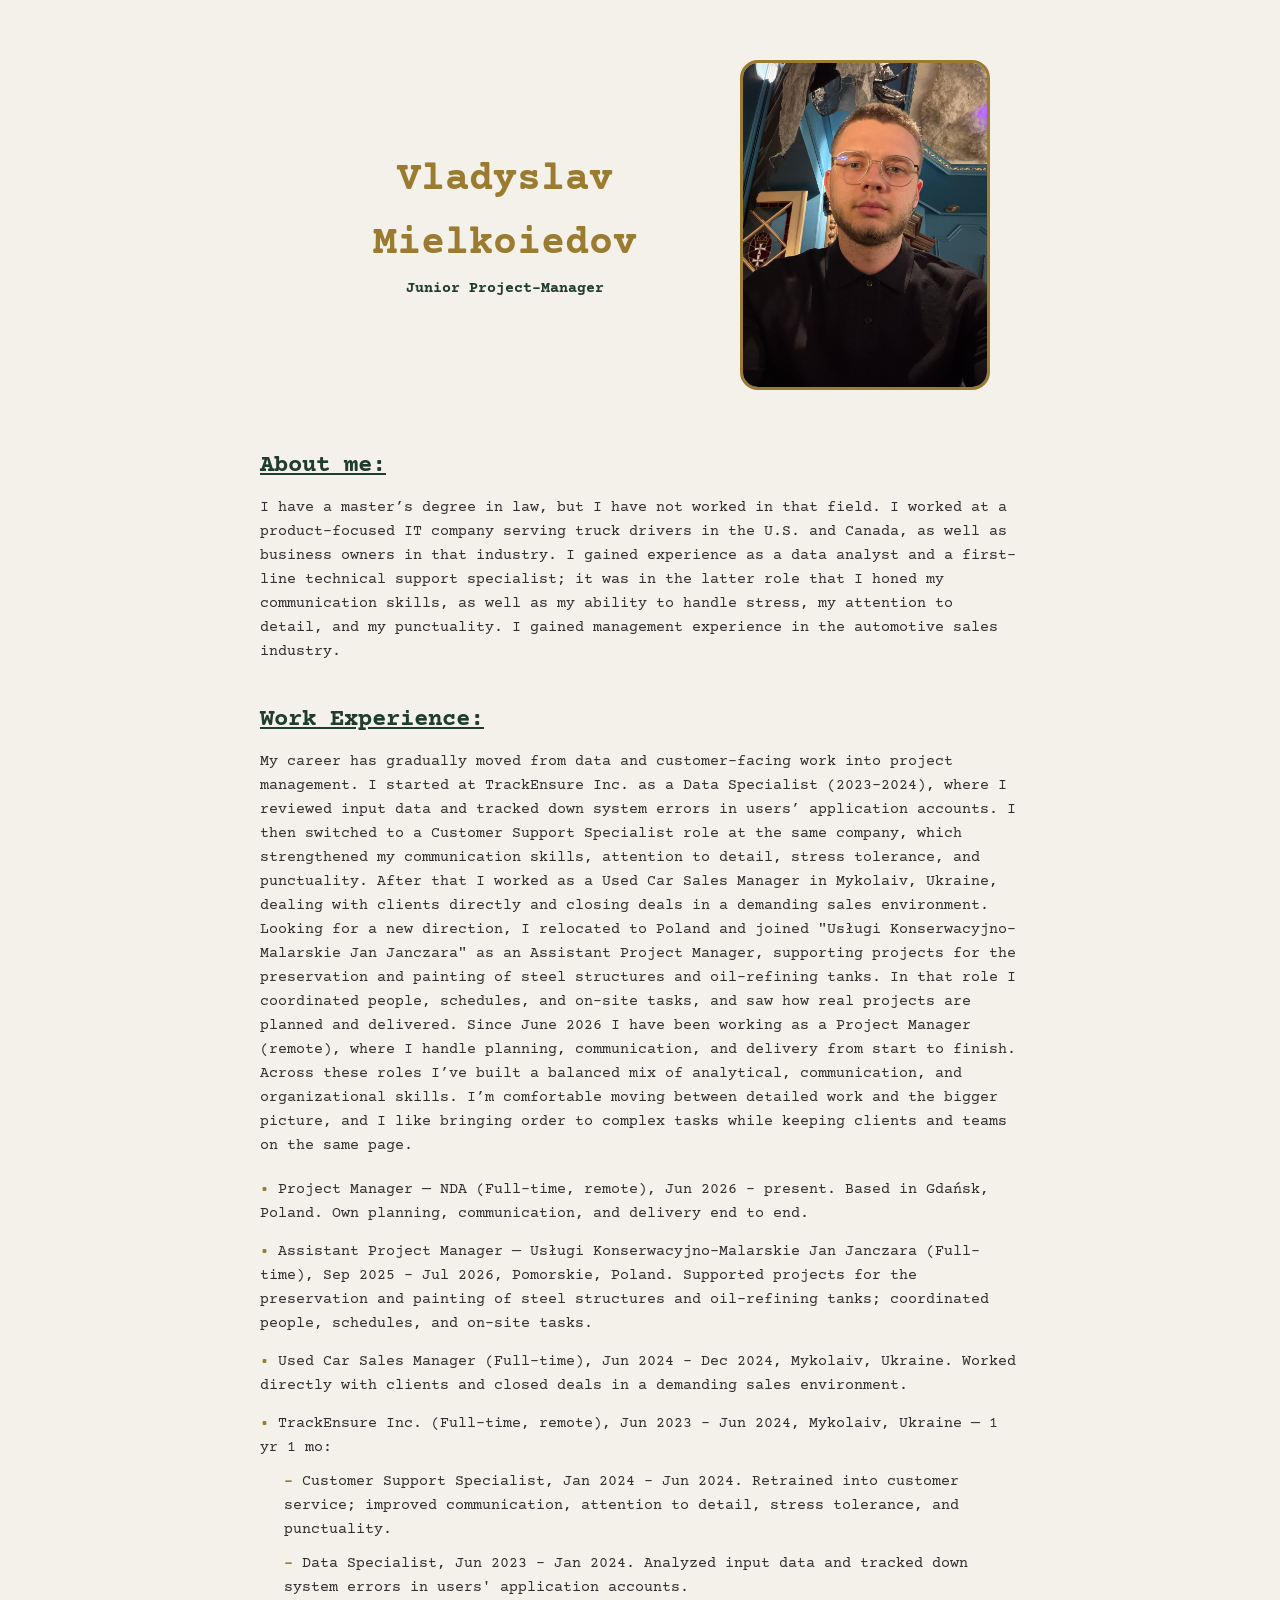
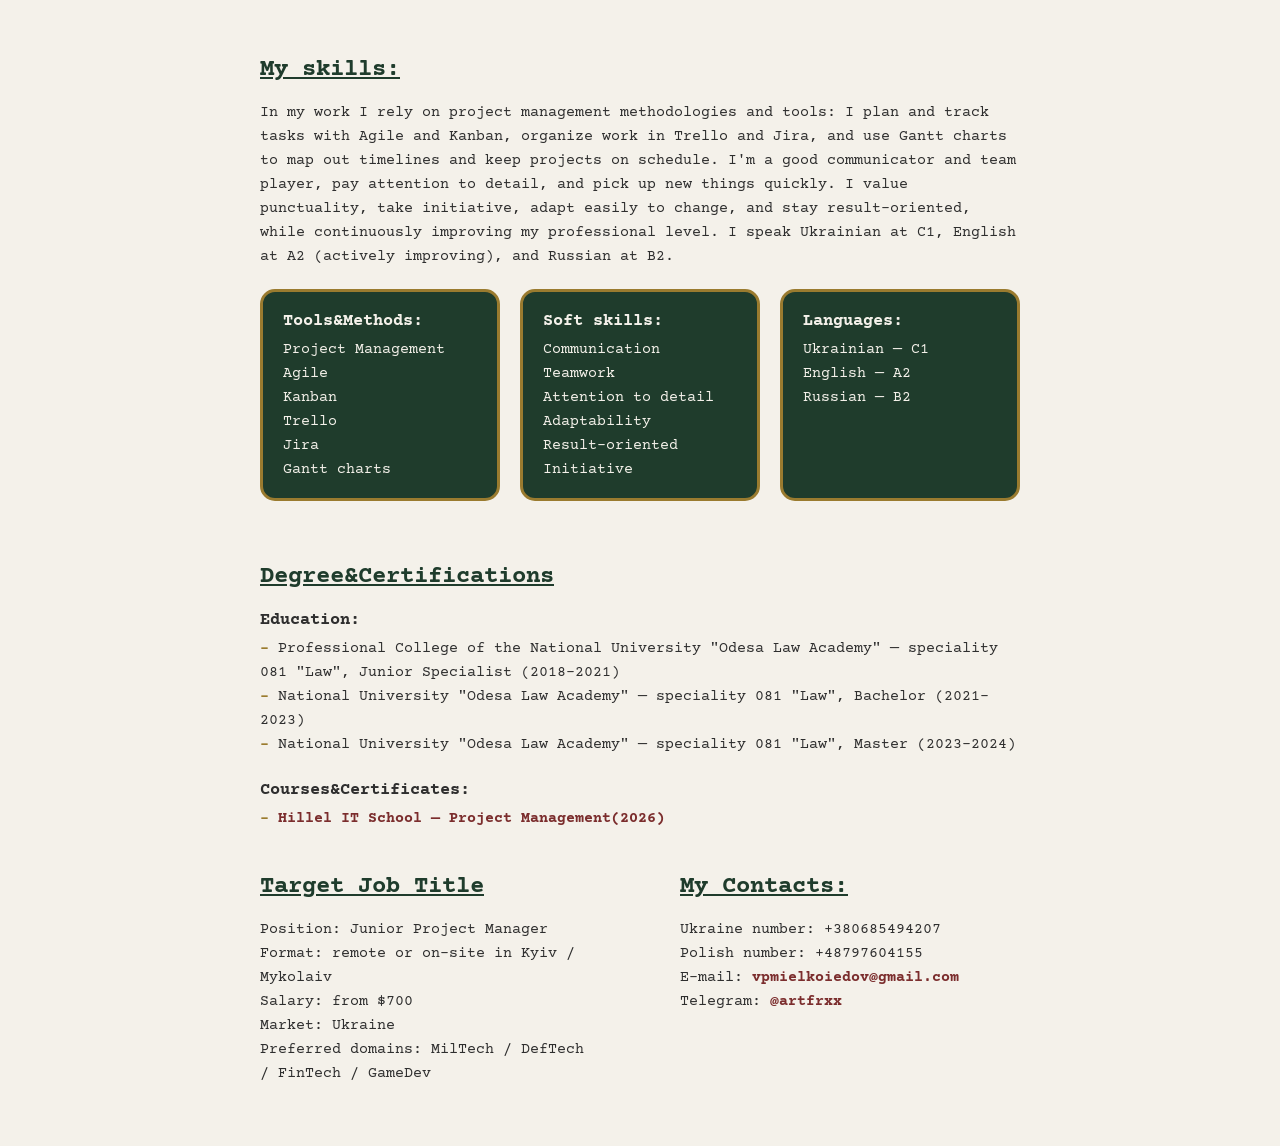
<file: HW22.1 CSS/index.html>
<!DOCTYPE html>
<html lang="en">

<head>
   <meta charset="UTF-8">
   <meta name="viewport" content="width=device-width, initial-scale=1.0">
   <title>HW22.1_Vladyslav_Mielkoiedov</title>
   <link rel="stylesheet" href="./css/style.css">
</head>

<body>
   <header class="header">
      <div class="header__container">
         <div class="header-block__title">
            <h1 class="header-block__title-element">Vladyslav <br> Mielkoiedov</h1>
            <p class="header-block__title-element">Junior Project-Manager</p>
         </div>
         <div class="header-block__photo">
            <img src="./photo/photo_2026-10-19 16.32.23.jpeg" alt="Photo: Vladyslav Mielkoiedov">
         </div>
      </div>
   </header>
   <main class="main">
      <div class="main__container">
         <div class="main__about about-block" id="aboutme">
            <h2 class="about-block__title">
               About me:
            </h2>
            <p class="about-block__text">
               I have a master’s degree in law, but I have not worked in that field.
               I worked at a product-focused IT company serving truck drivers in the U.S. and Canada, as well as
               business
               owners in that industry. I gained experience as a data analyst and a first-line technical support
               specialist; it was in the latter role that I honed my communication skills, as well as my ability to
               handle
               stress, my attention to detail, and my punctuality.
               I gained management experience in the automotive sales industry.
            </p>
         </div>
         <div class="main__workexp workexp-block" id="workexperience">
            <h2 class="workexp-block__title">
               Work Experience:
            </h2>
            <p class="workexp-block__text">
               My career has gradually moved from data and customer-facing work into project management. I started at
               TrackEnsure Inc. as a Data Specialist (2023–2024), where I reviewed input data and tracked down system
               errors in users’ application accounts. I then switched to a Customer Support Specialist role at the same
               company, which strengthened my communication skills, attention to detail, stress tolerance, and
               punctuality.
               After that I worked as a Used Car Sales Manager in Mykolaiv, Ukraine, dealing with clients directly and
               closing deals in a demanding sales environment. Looking for a new direction, I relocated to Poland and
               joined "Usługi Konserwacyjno-Malarskie Jan Janczara" as an Assistant Project Manager, supporting projects
               for the preservation and painting of steel structures and oil-refining tanks. In that role I coordinated
               people, schedules, and on-site tasks, and saw how real projects are planned and delivered. Since June
               2026 I
               have
               been working as a Project Manager (remote), where I handle planning, communication, and delivery from
               start
               to finish. Across these roles I’ve built a balanced mix of analytical, communication, and organizational
               skills. I’m comfortable moving between detailed work and the bigger picture, and I like bringing order to
               complex tasks while keeping clients and teams on the same page.
            </p>
            <ul class="workexp-block__list workexp-list">
               <li class="workexp-list__element">Project Manager — NDA (Full-time, remote), Jun 2026 – present. Based in
                  Gdańsk, Poland. Own planning,
                  communication, and delivery end to end.
               </li>
               <li class="workexp-list__element">Assistant Project Manager — Usługi Konserwacyjno-Malarskie Jan Janczara
                  (Full-time), Sep 2025 – Jul
                  2026, Pomorskie, Poland. Supported projects for the preservation and painting of steel structures and
                  oil-refining tanks; coordinated people, schedules, and on-site tasks.
               </li>
               <li class="workexp-list__element">Used Car Sales Manager (Full-time), Jun 2024 – Dec 2024, Mykolaiv,
                  Ukraine. Worked directly with clients
                  and closed deals in a demanding sales environment.
               </li>
               <li class="workexp-list__element">TrackEnsure Inc. (Full-time, remote), Jun 2023 – Jun 2024, Mykolaiv,
                  Ukraine — 1 yr 1 mo:
                  <ul class="workexp-list__element-sublist workexp-sublist">
                     <li class="workexp-sublist__element">Customer Support Specialist, Jan 2024 – Jun 2024. Retrained
                        into
                        customer service; improved
                        communication, attention to detail, stress tolerance, and punctuality.
                     </li>
                     <li class="workexp-sublist__element">Data Specialist, Jun 2023 – Jan 2024. Analyzed input data and
                        tracked down system errors in users'
                        application accounts.
                     </li>
                  </ul>
               </li>
            </ul>
         </div>
         <div class="main__skills skills-block" id="skills">
            <h2 class="skills-block__title">
               My skills:
            </h2>
            <p class="skills-block__text">
               In my work I rely on project management methodologies and tools: I plan and track tasks with Agile and
               Kanban, organize work in Trello and Jira, and use Gantt charts to map out timelines and keep projects on
               schedule. I'm a good communicator and team player, pay attention to detail, and pick up new things
               quickly.
               I value punctuality, take initiative, adapt easily to change, and stay result-oriented, while
               continuously
               improving my professional level. I speak Ukrainian at C1, English at A2 (actively improving), and Russian
               at
               B2.
            </p>
            <div class="skills-block__list">
               <div class="skills-tile">
                  <h3>Tools&Methods:</h3>
                  <ul>
                     <li>Project Management</li>
                     <li>Agile</li>
                     <li>Kanban</li>
                     <li>Trello</li>
                     <li>Jira</li>
                     <li>Gantt charts</li>
                  </ul>
               </div>

               <div class="skills-tile">
                  <h3>Soft skills:</h3>
                  <ul>
                     <li>Communication</li>
                     <li>Teamwork</li>
                     <li>Attention to detail</li>
                     <li>Adaptability</li>
                     <li>Result-oriented</li>
                     <li>Initiative</li>
                  </ul>
               </div>

               <div class="skills-tile">
                  <h3>Languages:</h3>
                  <ul>
                     <li>Ukrainian — C1</li>
                     <li>English — A2</li>
                     <li>Russian — B2</li>
                  </ul>
               </div>
            </div>
         </div>
         <div class="main__edu-block edu-block" id="education">
            <h2 class="edu-block__title">
               Degree&Certifications
            </h2>
            <div class="edu-block__list edu-list">
               <h3 class="edu-list__title">Education:</h3>
               <ul class="edu-list__list">
                  <li class="edu-list__list-element">Professional College of the National University "Odesa Law Academy"
                     —
                     speciality 081 "Law", Junior
                     Specialist (2018–2021)</li>
                  <li class="edu-list__list-element">National University "Odesa Law Academy" — speciality 081 "Law",
                     Bachelor (2021–2023)</li>
                  <li class="edu-list__list-element">National University "Odesa Law Academy" — speciality 081 "Law",
                     Master
                     (2023–2024)</li>
               </ul>
               <h3 class="edu-list__subtitle">Courses&Certificates:</h3>
               <ul class="edu-list__list">
                  <li class="edu-list__list-element">
                     <a href="https://certificate.ithillel.ua/view/81441207" target="_blank" rel="noopener noreferrer">
                        Hillel IT School — Project Management(2026)
                     </a>
                  </li>
               </ul>
            </div>
         </div>
         <div class="main__bottom-row">
            <div class="main__target-block target-block" id="target">
               <h2 class="target-block__title">
                  Target Job Title
               </h2>
               <div class="target-block__list target-list">
                  <!-- <h3 class="target-list__title">Looking for</h3> -->
                  <ul class="target-list__list">
                     <li class="target-list__element">Position: Junior Project Manager</li>
                     <li class="target-list__element">Format: remote or on-site in Kyiv / Mykolaiv</li>
                     <li class="target-list__element">Salary: from $700</li>
                     <li class="target-list__element">Market: Ukraine</li>
                     <li class="target-list__element">Preferred domains: MilTech / DefTech / FinTech / GameDev</li>
                  </ul>
               </div>
            </div>
            <div class="main__contacts-block cont-block" id="contacts">
               <h2 class="cont-block__title">
                  My Contacts:
               </h2>
               <div class="cont-block__info cont-info">
                  <ul class="cont-info__list">
                     <li class="cont-info__element">Ukraine number: +380685494207</li>
                     <li class="cont-info__element">Polish number: +48797604155</li>
                     <li class="cont-info__element">
                        E-mail:
                        <a href="mailto:vpmielkoiedov@gmail.com" target="_blank"
                           rel="noopener noreferrer">vpmielkoiedov@gmail.com</a>
                     </li>
                     <li class=" cont-info__element">
                        Telegram:
                        <a href="https://t.me/artfrxx" target="_blank" rel="noopener noreferrer">@artfrxx</a>
                     </li>
                  </ul>
               </div>
            </div>
         </div>
      </div>
   </main>
   <!-- <footer class="footer"></footer> -->
</body>

</html>
</file>
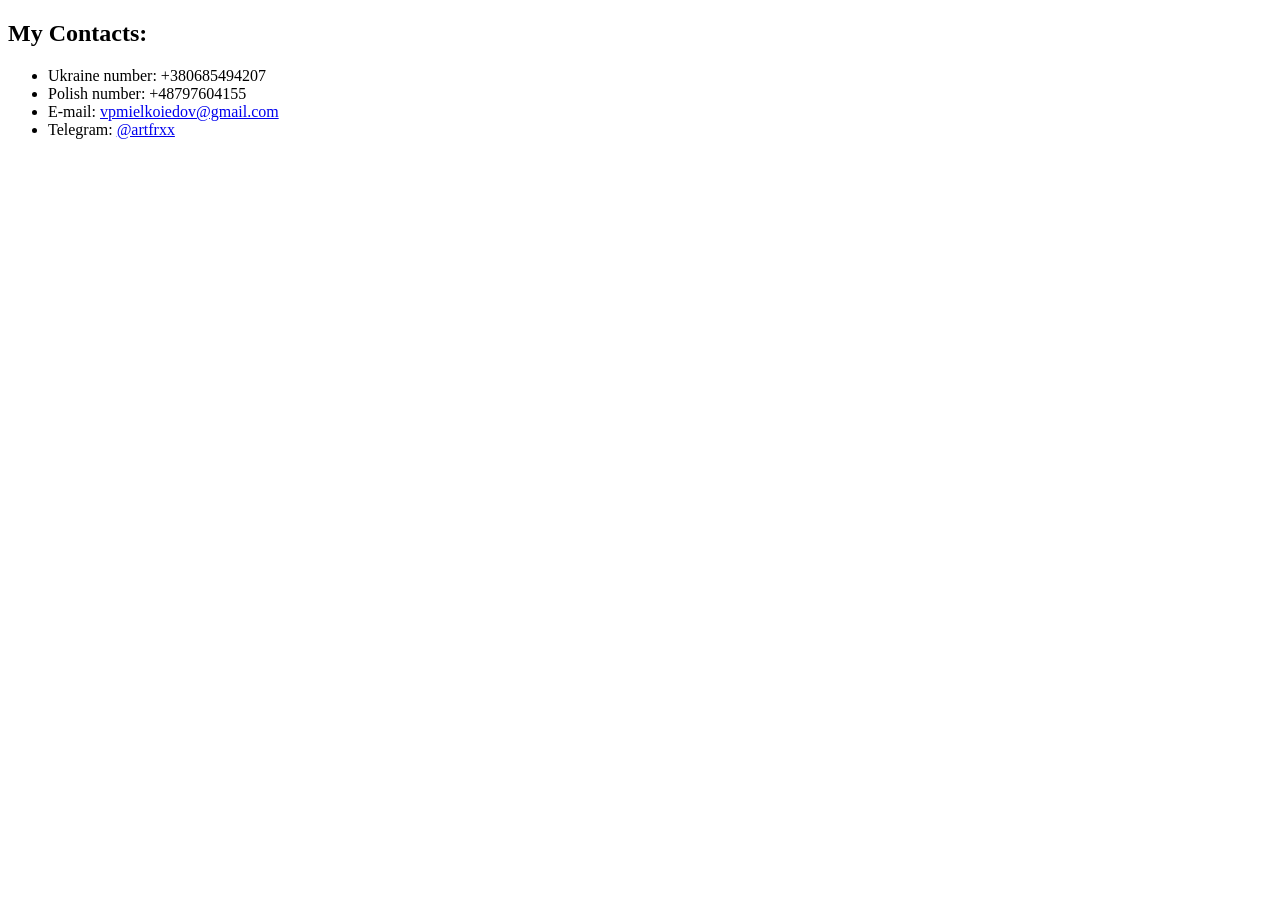
<file: HW22.1 CSS/pages/contact.html>
<!DOCTYPE html>
<html lang="en">

<head>
   <meta charset="UTF-8">
   <meta name="viewport" content="width=device-width, initial-scale=1.0">
   <title>Document</title>
</head>

<body>
   <header></header>
   <main class="main">
      <div class="main__contacts-block">
         <h2 class="cont-block__title">
            My Contacts:
         </h2>
         <div class="cont-block__info cont-info">
            <ul class="cont-info__list">
               <li class="cont-info__element">Ukraine number: +380685494207</li>
               <li class="cont-info__element">Polish number: +48797604155</li>
               <li class="cont-info__element">
                  E-mail:
                  <a href="mailto:recipient@vpmielkoiedov@gmail.com">vpmielkoiedov@gmail.com</a>
               </li>
               <li class=" cont-info__element">
                  Telegram:
                  <a href="https://t.me/artfrxx">@artfrxx</a>
               </li>
            </ul>
         </div>
      </div>
   </main>
   <footer></footer>
</body>

</html>
</file>
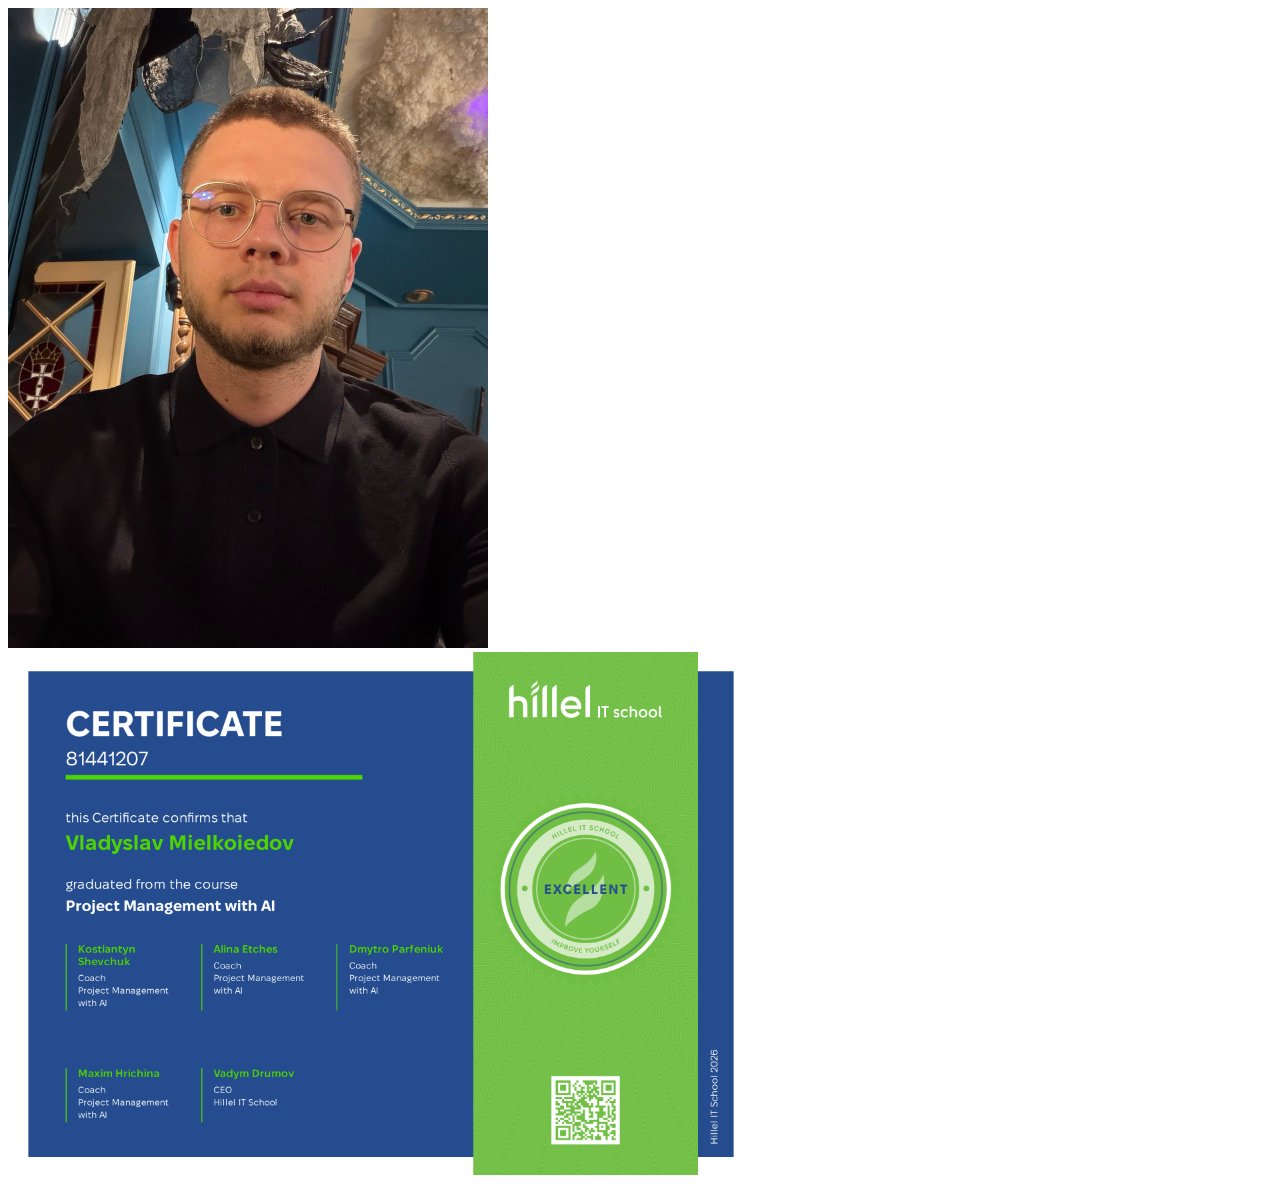
<file: HW22.1 CSS/pages/gallery.html>
<!DOCTYPE html>
<html lang="en">

<head>
   <meta charset="UTF-8">
   <meta name="viewport" content="width=device-width, initial-scale=1.0">
   <title>Document</title>
</head>

<body>
   <header></header>
   <main class="main">
      <div class="main__gallery-block gallery">
         <div class="gallery__profile">
            <img src="../photo/photo_2026-10-19 16.32.23.jpeg" alt="Photo: Vladyslav Mielkoiedov"
               style="width: 480px; height: 640px;">
         </div>
         <div class="gallery__cerf">
            <img src="../photo/certificate.png" alt="PM certificate" style="width: 744px; height: 523px;">
         </div>
      </div>
   </main>
   <footer></footer>
</body>

</html>
</file>
<file: HW22.1 CSS/css/style.css>
@import url('reset.css');

@import url('https://fonts.googleapis.com/css2?family=Courier+Prime:ital,wght@0,400;0,700;1,400;1,700&display=swap');


body {
   background-color: #f4f1ea;
   font-family: "Courier Prime", 'Courier New', Courier, monospace;
   font-size: 15px;
   font-weight: 400;
   line-height: 1.6;
   color: #2e2e2e;
   max-width: 1300px;
   margin: 0 auto;
   padding: 60px 0;
}

h2 {
   font-size: 24px;
   font-weight: 700;
   color: #1f3c2c;
   line-height: 1.3;
   text-decoration: underline;
   margin-bottom: 15px;
}

h3 {
   font-size: 17px;
   font-weight: 700;
   color: #2e2e2e;
   margin-bottom: 3px;
}

a {
   color: #7b2d2d;
   font-weight: 700;
}

/* header */

.header {
   margin-bottom: 60px;
}
.header__container {
   display: flex;
   flex-wrap: wrap;
   align-items: center;
   gap: 20px;
   justify-content: space-around;
   max-width: 700px;
   width: 100%;
   margin: 0 auto;
}
.header-block__title {
   margin: 0 auto;
}
.header-block__title-element {
   font-size: 40px;
   font-weight: 700;
   color: #9a7b2f;
   text-align: center;
}

p.header-block__title-element {
   font-size: 15px;
   color: #1f3c2c;
}

.header-block__photo img {
   width: 250px;
   height: 330px;
   border-radius: 18px;
   border: 3px solid #9a7b2f;
}

/* main */

.main__container {
   max-width: 800px;
   width: 100%;
   margin: 0 auto;
   padding: 0 20px;
   display: flex;
   flex-direction: column;
   gap: 40px;
}
.workexp-block__text {
   margin-bottom: 20px;
}
.workexp-list__element {
   margin-bottom: 14px;
}
.workexp-list__element::before {
   content: "• ";
   color: #9a7b2f;
   font-weight: 700;
}
.workexp-sublist {
   margin-top: 10px;
   padding-left: 24px;
}
.workexp-sublist__element {
   margin-bottom: 10px;
}
.workexp-sublist__element::before {
   content: "– ";
   color: #9a7b2f;
   font-weight: 700;
}
.main__skills {
   margin-bottom: 20px;
}
.skills-block__text {
   margin-bottom: 20px;
}
.skills-block__list {
   color: #f4f1ea;
   display: flex;
   flex-wrap: wrap;
   gap: 20px;
}
.skills-block__list h3 {
      color: #f4f1ea;
      /* text-decoration: underline; */
}

.skills-tile {
   flex: 1 1 200px;
   padding: 16px 20px;
   background-color:#1f3c2c;
   border-radius: 15px;
   border: 3px solid #9a7b2f
}
.edu-list__subtitle {
   margin-top: 20px;
}
.edu-list__list-element::before {
   content: "- ";
   color: #9a7b2f;
   font-weight: 700;
}
.main__bottom-row {
   display: flex;
   flex-wrap: wrap;
   gap: 80px;
   align-items: flex-start;
}
.main__bottom-row > div {
   flex: 1 1 0;
}
</file>
